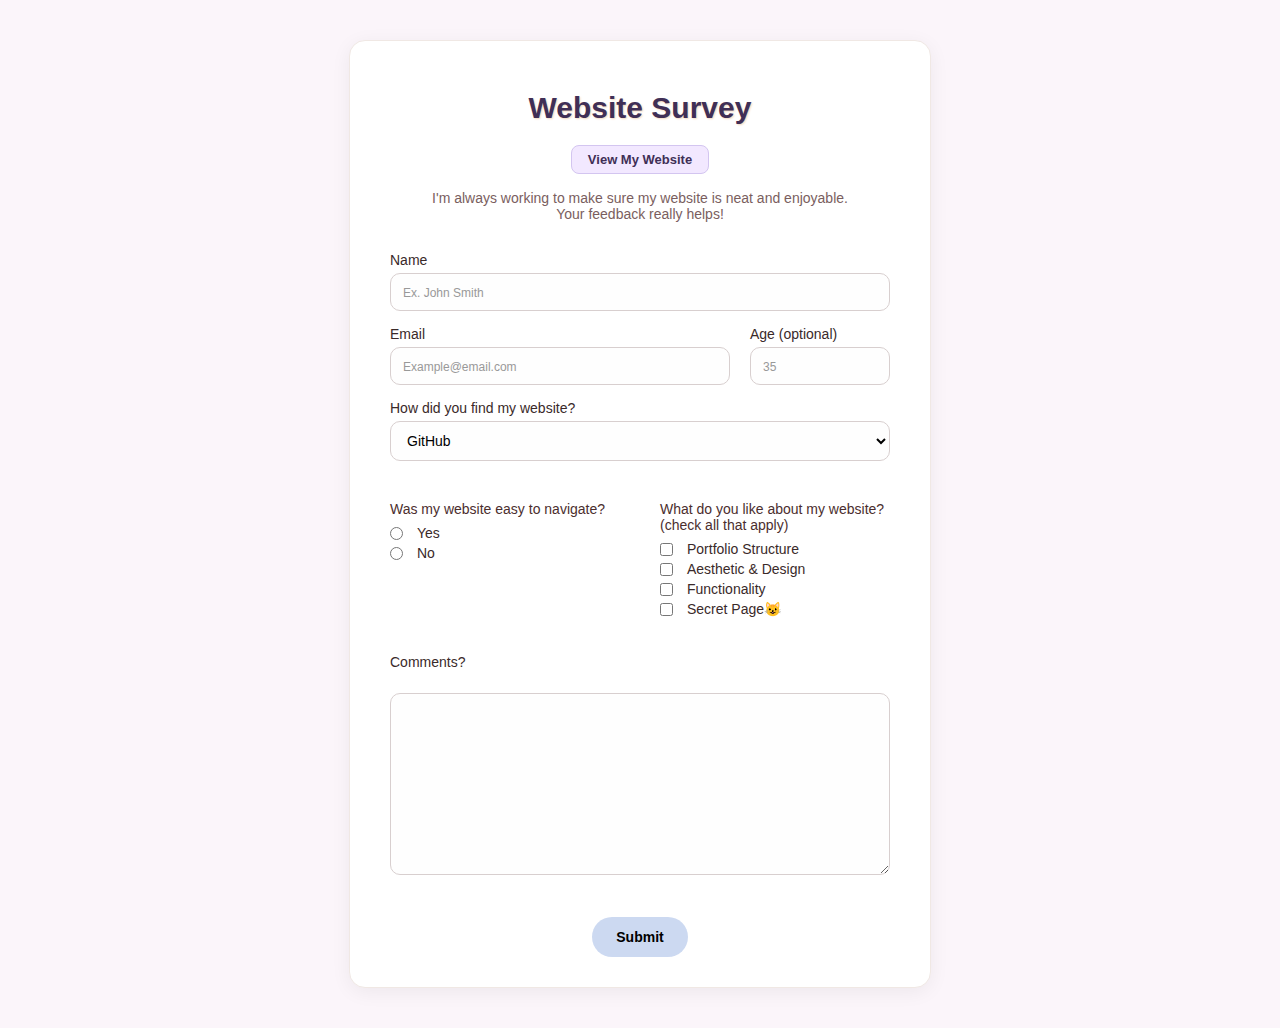
<file: public/website-survey.html>
<!DOCTYPE html>
<html lang="en">
  <head>
    <meta charset="UTF-8" />
    <title>Survey Form</title>
    <style>
      body {
        font-family: segoe ui, sans-serif;
        background: #fbf5fa;
        margin: 0;
        padding: 40px 20px;
        display: flex;
        justify-content: center;
      }

      form {
        background-color: #ffffff;
        padding: 30px 40px;
        border-radius: 16px;
        max-width: 500px;
        width: 100%;
        box-shadow: 0 4px 20px rgba(0, 0, 0, 0.06);
        border: 1px solid #f0e8e4;
      }

      h1 {
        font-family: "Century Gothic", sans-serif;
        font-size: 30px;
        color: #402f56;
        text-align: center;
        margin-bottom: 10px;
        text-shadow: 1px 1px 2px #f2d8be;
      }

      #description {
        text-align: center;
        color: #7a5e5e;
        margin-bottom: 30px;
      }

      p {
        margin-top: 20px;
        color: #4b2e2e;
        font-size: 14px;
      }

      .form-row {
        display: flex;
        justify-content: space-between;
        gap: 20px;
        flex-wrap: wrap;
      }

      .email-group {
        width: 68%;
      }

      .age-group {
        width: calc(32% - 20px);
      }

      .email-group input,
      .age-group input {
        width: 100%;
      }

      input[type="text"],
      input[type="email"],
      input[type="number"],
      select,
      textarea {
        width: 100%;
        padding: 10px 12px;
        border: 1px solid #d8cfcf;
        border-radius: 10px;
        font-family: "Segoe UI", Tahoma, Geneva, Verdana, sans-serif;
        font-size: 14px;
        box-sizing: border-box;
        background-color: #fefefe;
      }

      input[type="radio"],
      input[type="checkbox"] {
        margin: 0;
        margin-right: 8px;
      }

      input:focus,
      select:focus,
      textarea:focus {
        outline: none;
        border-color: #c3c1e9;
        box-shadow: 0 0 0 2px rgba(169, 186, 247, 0.4);
        transition: border-color 0.2s ease, box-shadow 0.2s ease;
      }

      input::placeholder,
      textarea::placeholder {
        font-size: 12px;
        color: #999;
      }

      textarea {
        resize: vertical;
      }

      label {
        display: block;
        margin-top: 15px;
        margin-bottom: 5px;
        color: #3a2a2a;
        font-weight: 500;
        font-size: 14px;
      }

      textarea {
        font-family: segoe ui, sans-serif;
        font-size: 14px;
      }

      .question-row {
        display: flex;
        justify-content: space-between;
        gap: 40px;
        flex-wrap: wrap;
        margin-top: 20px;
      }

      .question-block {
        flex: 1;
        min-width: 200px;
      }

      .question-label {
        font-weight: 500;
        margin-bottom: 8px;
        font-size: 14px;
      }

      .question-block label {
        display: flex !important;
        align-items: center;
        gap: 6px;
        margin: 4px 0 !important;
        font-weight: normal !important;
      }

      .checkbox-group {
        margin-top: 10px;
      }

      .checkbox-item {
        display: flex;
        align-items: center;
        gap: 5px;
        margin-bottom: 8px;
      }

      .checkbox-item label {
        margin: 0;
      }

      #other-input-container {
        opacity: 0;
        max-height: 0;
        overflow: hidden;
        transition: opacity 0.3s ease, max-height 0.3s ease;
      }

      #other-input-container.show {
        opacity: 1;
        max-height: 100px;
        margin-top: 10px;
      }

      .hidden {
        display: none;
      }

      .show {
        display: block;
        margin-top: 10px;
      }

      .button-wrapper {
        text-align: center;
      }

      button {
        margin-top: 20px;
        padding: 12px 24px;
        font-size: 14px;
        background-color: #a0b8e588;
        color: #000000;
        border: none;
        border-radius: 20px;
        cursor: pointer;
        transition: background-color 0.3s ease;
      }

      button:hover {
        background-color: #b5b6ee98;
      }

      .secondary-button {
        display: inline-block;
        padding: 6px 16px;
        font-size: 13px;
        background-color: #f2e8ff;
        color: #402f56;
        text-decoration: none;
        border-radius: 8px;
        border: 1px solid #d3c5f0;
        transition: background-color 0.3s ease, color 0.3s ease;
      }

      .secondary-button:hover {
        background-color: #e5dafb;
        color: #2e2341;
      }

      @media (max-width: 600px) {
        .form-row {
          flex-direction: column;
          gap: 0;
        }

        .email-group,
        .age-group {
          width: 100%;
          align-items: stretch;
        }

        .age-group {
          display: block;
        }

        .question-row {
          flex-direction: column;
          gap: 20px;
        }

        h1 {
          font-size: 28px;
        }

        p {
          font-size: 14px;
        }
      }
    </style>
  </head>
  <body>
    <form
      method="POST"
      action="https://formspree.io/f/xanozlwy"
      formid="survey-form"
    >
      <h1 id="title">Website Survey</h1>
      <p id="description">
        <a
          href="https://marisavertz.github.io/portfolio/"
          class="secondary-button"
          target="_blank"
          ><b>View My Website</b></a
        ><br /><br />
        I'm always working to make sure my website is neat and enjoyable.
        <br />Your feedback really helps!
      </p>
      <label for="name" id="name-label">Name</label>
      <input type="text" id="name" placeholder="Ex. John Smith" required />
      <br />

      <div class="form-row">
        <div class="form-group email-group">
          <label for="email" id="email-label">Email</label>
          <input type="email" id="email" placeholder="Example@email.com" />
        </div>
        <div class="form-group age-group">
          <label for="number" id="number-label">Age (optional)</label>
          <input type="number" id="number" min="3" max="120" placeholder="35" />
        </div>
      </div>
      <label for="dropdown">How did you find my website?</label>
      <select name="dropdown" id="dropdown" onchange="handleDropdownChange()">
        <option value="github">GitHub</option>
        <option value="linkedin">LinkedIn</option>
        <option value="social-media">Social media</option>
        <option value="direct-link">Direct link</option>
        <option value="other">Other</option>
      </select>

      <div id="other-input-container" class="hidden">
        <label for="other-text">Please specify:</label>
        <input type="text" id="other-text" name="other-text" />
      </div>
      <br />

      <div class="question-row">
        <div class="question-block">
          <p class="question-label">Was my website easy to navigate?</p>
          <label><input type="radio" name="like-site" value="yes" /> Yes</label>
          <label><input type="radio" name="like-site" value="no" /> No</label>
        </div>

        <div class="question-block">
          <p class="question-label">
            What do you like about my website? (check all that apply)
          </p>
          <label
            ><input
              type="checkbox"
              id="portfolio-structure"
              name="portfolio-structure"
              value="portfolio-structure"
            />
            Portfolio Structure</label
          >
          <label
            ><input type="checkbox" id="design" name="design" value="design" />
            Aesthetic & Design</label
          ><label
            ><input
              type="checkbox"
              id="Functionality"
              name="Functionality"
              value="Functionality"
            />
            Functionality</label
          >
          <label
            ><input
              type="checkbox"
              id="snuggle-page"
              name="snuggle-page"
              value="snuggle-page"
            />
            Secret Page😺</label
          >
        </div>
      </div>

      <br />
      <label for="comments">Comments?</label><br />
      <textarea cols="30" rows="10" id="comments" name="comments"></textarea
      ><br /><br />

      <div class="button-wrapper">
        <button type="submit" id="submit"><b>Submit</b></button>
      </div>
    </form>

    <script>
      function handleDropdownChange() {
        const dropdown = document.getElementById("dropdown");
        const otherInputContainer = document.getElementById(
          "other-input-container"
        );
        const otherText = document.getElementById("other-text");

        if (dropdown.value === "other") {
          otherInputContainer.classList.remove("hidden");
          otherInputContainer.classList.add("show");
          otherText.setAttribute("required", "true");
        } else {
          otherInputContainer.classList.remove("show");
          otherInputContainer.classList.add("hidden");
          otherText.removeAttribute("required");
        }
      }
    </script>
  </body>
</html>
</file>
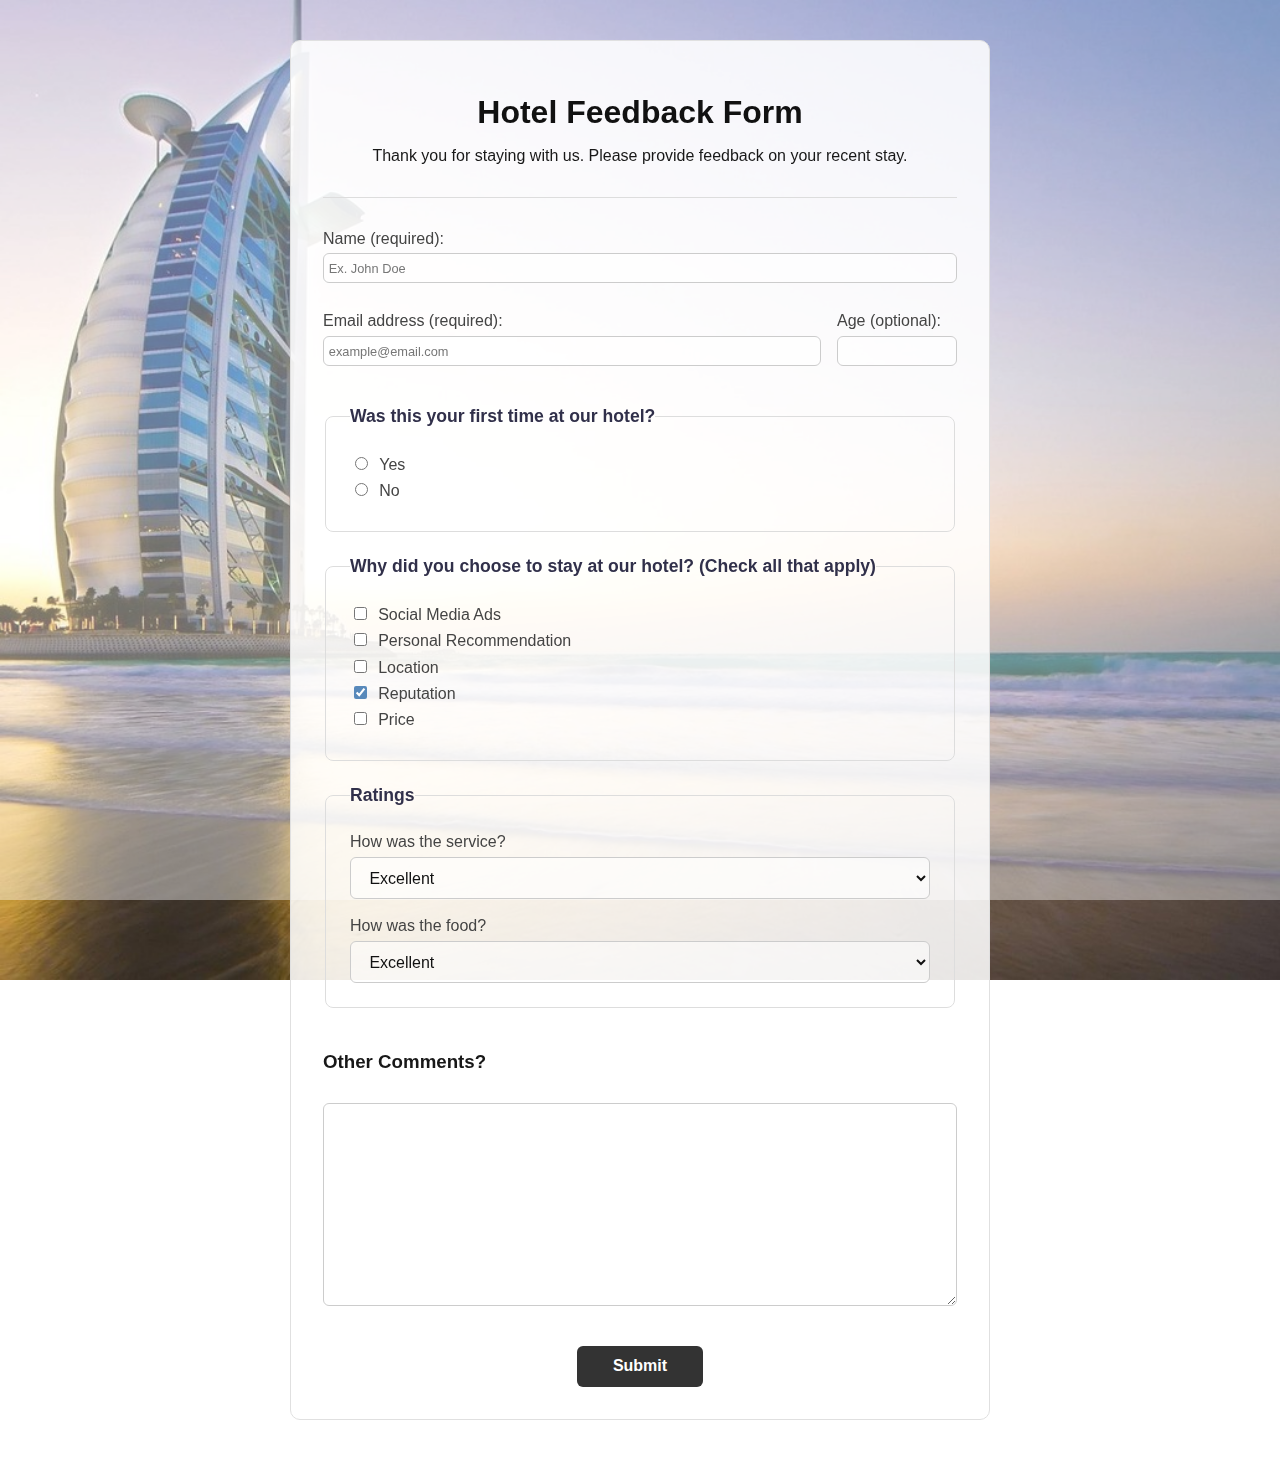
<file: public/hotel-form/hotel-form.html>
<!DOCTYPE html>
<html lang="en">
    <head>
        <style>
            html, body {
  max-width: 100%;
  overflow-x: hidden;
  margin: 0;
  padding: 0;
}

body {
  font-family: Arial, sans-serif;
  background-image: url('hotel.jpg');
  background-size: cover;
  background-position: center;
  background-repeat: no-repeat;
  background-attachment: fixed;
  color: #181818;
  padding: 40px;
  position: relative;
}

body::before {
  content: "";
  position: fixed;
  inset: 0;
  background: rgba(255, 255, 255, 0.409);
  z-index: -1;
}

.container {
  max-width: 700px;
  width: 100%;
  margin: 0 auto;
  padding: 2rem;
  background-color: hsla(0, 0%, 100%, 0.867);
  border: 1px solid #e0e0e0;
  border-radius: 10px;
  box-sizing: border-box;
}

h1 {
  font-size: 32px;
  text-align: center;
  margin-bottom: 1rem;
  color: #111;
}

h3 {
  margin-bottom: 0.4rem;
}

p.centered {
  text-align: center;
}

form {
  display: flex;
  flex-direction: column;
  gap: 1.5rem;
}

::-webkit-scrollbar {
  width: 6px;
}

::-webkit-scrollbar-thumb {
  background-color: rgba(0, 0, 0, 0.2);
  border-radius: 4px;
}

::-webkit-scrollbar-track {
  background: transparent;
}


html {
  scrollbar-width: thin;
  scrollbar-color: rgba(0,0,0,0.2) transparent;
}

input::placeholder,
textarea::placeholder {
  font-size: 0.8rem; 
  color: #777;     
}

fieldset {
  border: 1px solid #ddd;
  padding: 1.5rem;
  border-radius: 8px;
}

legend {
  font-weight: 600;
  font-size: 1.1rem;
  margin-bottom: 0.2rem;
  padding: 0;
  color: #31304a;
}

label {
  font-weight: 500;
  margin-bottom: 0.4rem;
  color: #444;
  display: block;
}

label[for="comments"] {
  margin-bottom: 0.3rem;
}

input[type="text"],
input[type="email"],
input[type="number"],
select,
textarea {
  width: 100%;
  padding: 0.65rem 0.9rem;
  font-size: 1rem;
  border: 1px solid #ccc;
  border-radius: 6px;
  background: #ffffff8c;
  color: #111;
  box-sizing: border-box;
}

input:focus,
textarea:focus,
select:focus {
  outline: none;
  border-color: #333;
}

input[type="radio"],
input[type="checkbox"] {
  margin-right: 0.4rem;
}

textarea {
  resize: vertical;
  min-height: 100px;
}

textarea#comments {
  margin-top: 0 !important;
  margin-bottom: 1rem;
}

button[type="submit"],
input[type="submit"] {
  width: 20%;
  padding: 0.7rem 1.4rem;
  margin: 0 auto;
  background: #333;
  color: white;
  border: none;
  border-radius: 6px;
  font-weight: 600;
  font-size: 16px;
  cursor: pointer;
  transition: background-color 0.3s ease;
}

button[type="submit"]:hover,
input[type="submit"]:hover {
  background: #555;
}

hr {
  border: none;
  height: 1px;
  background-color: #ddd;
  margin: 2rem 0;
}



input[type="checkbox"] + label,
input[type="radio"] + label {
  display: inline-block;
  margin-left: 0.3rem;
  font-weight: normal;
}

input[type="checkbox"]:checked {
  accent-color: #5889bb; 
}

select:focus {
  border-color: #5889bb;
  box-shadow: 0 0 0 2px rgba(30, 144, 255, 0.3); 
}

input:focus,
textarea:focus,
select:focus {
  outline: none;
  border-color: #1e90ff;
  box-shadow: 0 0 0 2px rgba(30, 144, 255, 0.3);
}

.form-row {
  display: flex;
  flex-direction: column;
  align-items: flex-start;
  gap: 0.3rem;
  margin-bottom: 0.3rem;
}

.form-row label {
  width: auto;
  margin: 0;
}

.form-row input {
  flex: 1;
  padding: 0.3rem;
  font-size: 1rem;
  border: 1px solid #ccc;
  border-radius: 6px;
  box-sizing: border-box;
}

.form-row-two {
  display: flex;
  flex-direction: row;
  gap: 1rem;
  margin-bottom: 1rem;
  align-items: flex-end;
}

.form-row-two .form-group {
  flex: 1;
  display: flex;
  flex-direction: column;
}

.form-row-two .age-group {
  width: 120px;
  flex: 0 0 auto;
}

.form-row-two .form-group input {
  padding: 0.3rem;
  font-size: 1rem;
  border: 1px solid #ccc;
  border-radius: 6px;
  box-sizing: border-box;
}

@media (max-width: 600px) {
  body {
    padding: 20px;
  }

  .container {
    width: 100%;
    max-width: 100%;
    padding: 1rem;
  }

  form {
    gap: 1rem;
  }

  h1 {
    font-size: 1.08rem;
  }

  h3 {
    font-size: 0.7rem;
  }

  p {
    font-size: 0.8rem;
  }

  legend {
    font-size: 0.8rem;
  }

  input::placeholder,
  textarea::placeholder {
    font-size: 0.75rem;
  }

  label,
  input,
  select,
  textarea,
  button {
    font-size: 0.8rem;
  }

  .form-row input {
    font-size: 0.75rem;
  }

  .form-row-two {
    flex-direction: column;
    align-items: flex-start;
  }

  .form-row-two .form-group,
  .form-row-two .age-group {
    width: 100%;
  }

  input#age {
    width: 100%;
  }

 button[type="submit"] {
    width: 50%;
    padding: 0.5rem;
    font-size: 1rem;
    margin: 0 auto;
  }

}
  


        </style>
        <meta charset="UTF-8" />
        <meta name="viewport" content="width=device-width, initial-scale=1.0">
        <title>Hotel Feedback Form</title>

    </head>
    <body>
         <div class="background-wrapper">
        <div class="container">
        <header>
            <h1>Hotel Feedback Form</h1>
            <p class="centered">Thank you for staying with us. Please provide feedback on your recent stay.</p>
            <hr>
        </header>
        <main>
            <form method="POST" action="https://formspree.io/f/mbloedan">
                
                    <div class="form-row">
                        <label for="full-name">Name (required):</label>
                        <input type="text" id="full-name" name="name" placeholder="Ex. John Doe" required>
                    </div>  
                    <div class="form-row-two">
                        <div class="form-group">
                            <label for="email">Email address (required):</label>
                            <input type="email" id="email" name="email" placeholder="example@email.com" required>
                        </div>
                        <div class="form-group age-group">
                            <label for="age">Age (optional):</label>
                            <input type="number" id="age" name="age" min="3" max="120">
                        </div>
                    </div>
                <fieldset>
                    <legend>Was this your first time at our hotel?</legend>
                    <input id="yes-option" type="radio" name="hotel-stay" /><label for="yes-option">Yes</label><br>
                    <input id="no-option" type="radio" name="hotel-stay" /><label for="no-option">No</label>
                </fieldset>
                
                <fieldset>
                    <legend>Why did you choose to stay at our hotel? (Check all that apply)</legend>
                    
                    <input type="checkbox" id="ads" name="ads" value="ads" /><label for="ads">Social Media Ads</label><br>
                    <input type="checkbox" id="recommendation" name="recommendation" value="recommendation"/><label for="recommendation">Personal Recommendation</label><br>
                    <input type="checkbox" id="location" name="location" value="location" /><label for="location">Location</label><br>
                    <input checked type="checkbox" id="reputation" name="reputation" value="reputation" /><label for="reputation">Reputation</label><br>
                    <input type="checkbox" id="price" name="price" value="price" /><label for="price">Price</label><br>
                </fieldset>
               
                <fieldset>
                    <legend>Ratings</legend>
                    <label for="service">How was the service?</label>
                    <select name="service" id="service">
                        <option value="poor">Poor</option>
                        <option value="satisfactory">Satisfactory</option>
                        <option value="good">Good</option>
                        <option value="very-good">Very Good</option>
                        <option selected value="excellent">Excellent</option>
                    </select><br><br>
                    <label for="food">How was the food?</label>
                    <select name="food" id="food">
                        <option value="poor">Poor</option>
                        <option value="satisfactory">Satisfactory</option>
                        <option value="good">Good</option>
                        <option value="very-good">Very Good</option>
                        <option selected value="excellent">Excellent</option>
                    </select>
                </fieldset>
                <h3>Other Comments?</h3>
                <textarea cols="30" rows="10" name="comments" id="comments"></textarea>
                <button type="submit">Submit</button>
            </form>
        </main>
        </div>
        </div>
    </body>
</html>
</file>
